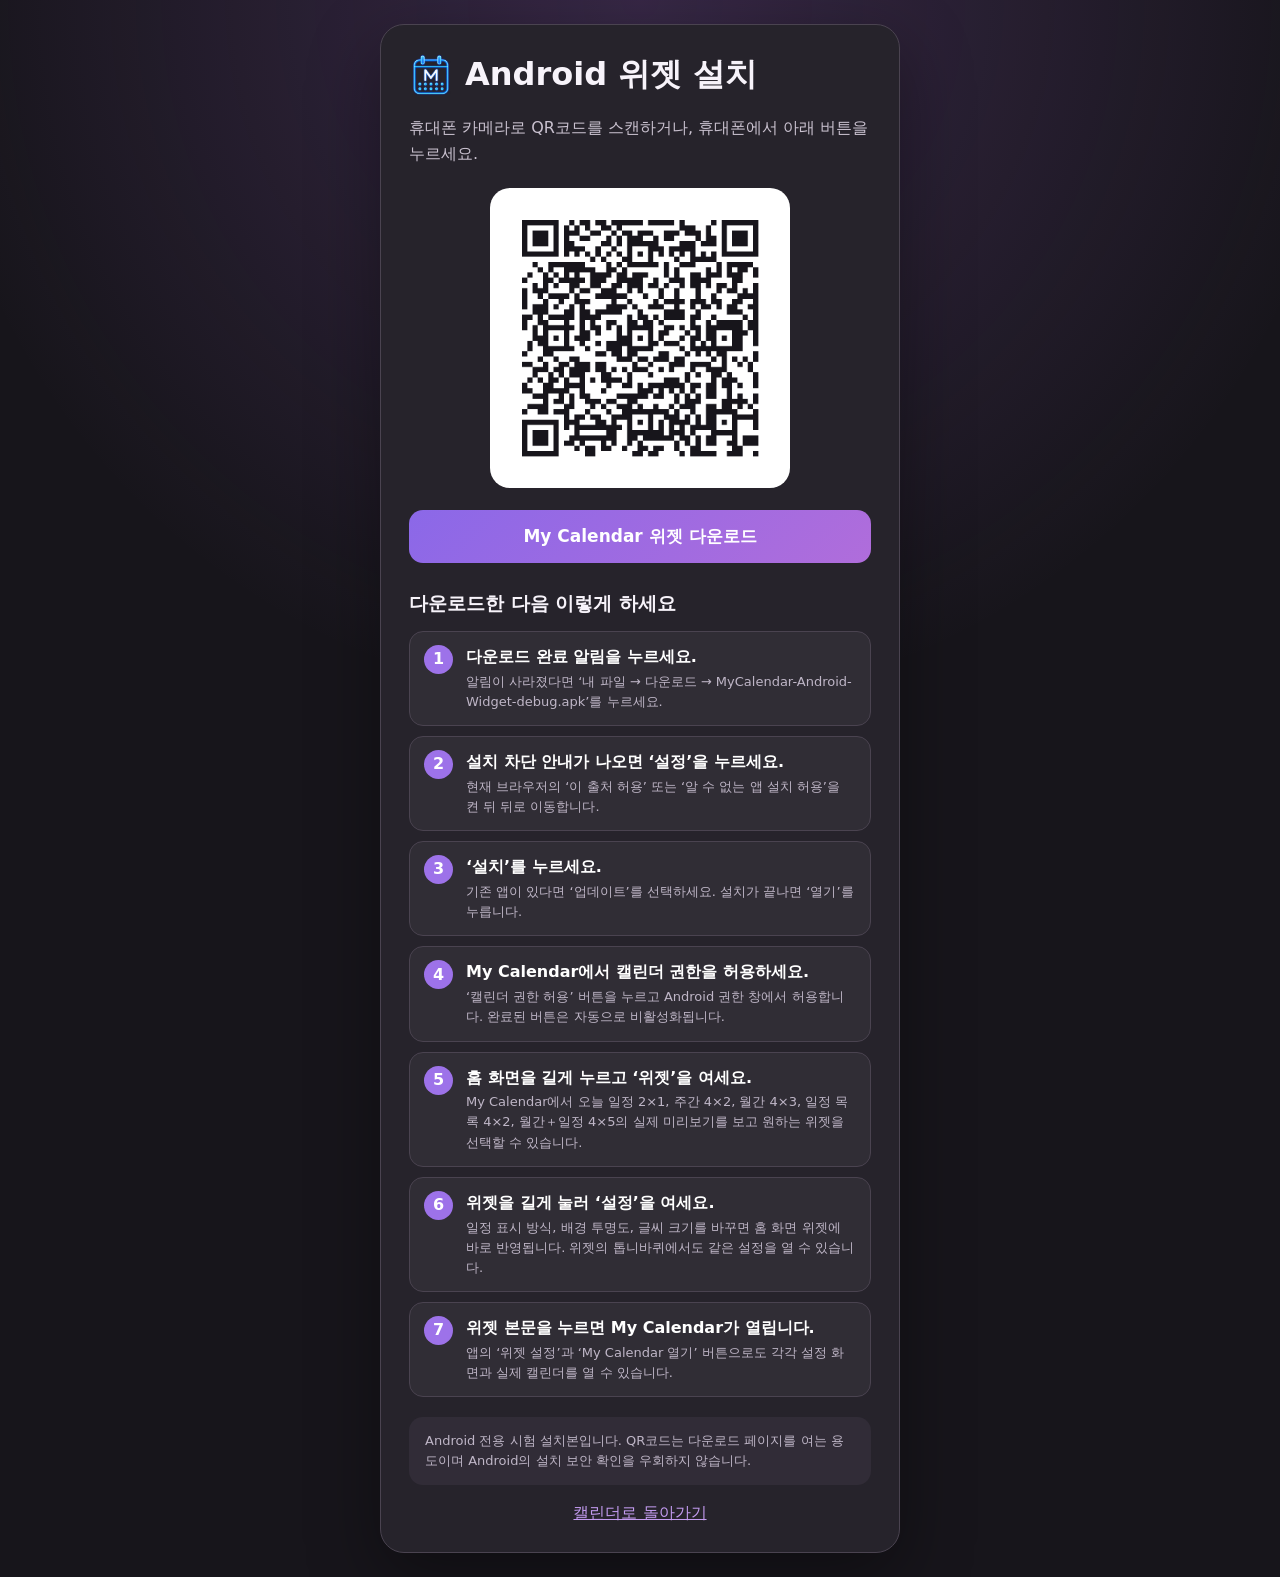
<file: android-install.html>
<!doctype html>
<html lang="ko">
<head>
  <meta charset="utf-8">
  <meta name="viewport" content="width=device-width, initial-scale=1">
  <meta name="theme-color" content="#201d25">
  <title>My Calendar Android 위젯 설치</title>
  <style>
    :root {
      color-scheme: dark;
      font-family: Pretendard, "Noto Sans KR", system-ui, sans-serif;
      background: #17151b;
      color: #f7f3fa;
    }
    * { box-sizing: border-box; }
    body {
      min-height: 100vh;
      margin: 0;
      display: grid;
      place-items: center;
      padding: 24px;
      background:
        radial-gradient(circle at 50% 0%, rgba(168, 105, 222, .22), transparent 42%),
        #17151b;
    }
    main {
      width: min(100%, 520px);
      padding: 28px;
      border: 1px solid #4a4350;
      border-radius: 24px;
      background: #26232b;
      box-shadow: 0 24px 70px rgba(0, 0, 0, .36);
    }
    .brand { display: flex; align-items: center; gap: 12px; margin-bottom: 18px; }
    .brand img { width: 44px; height: 44px; object-fit: contain; }
    h1 { margin: 0; font-size: clamp(23px, 6vw, 32px); }
    .lead { margin: 8px 0 22px; color: #c9c1cf; line-height: 1.6; }
    .qr-wrap {
      width: min(100%, 300px);
      margin: 0 auto 22px;
      padding: 16px;
      border-radius: 20px;
      background: #fff;
    }
    .qr-wrap img { display: block; width: 100%; height: auto; }
    .download {
      display: block;
      width: 100%;
      padding: 15px 18px;
      border-radius: 14px;
      background: linear-gradient(135deg, #8b68e8, #b06ddb);
      color: #fff;
      font-size: 17px;
      font-weight: 800;
      text-align: center;
      text-decoration: none;
    }
    h2 { margin: 28px 0 14px; font-size: 19px; }
    .steps { display: grid; gap: 10px; margin: 0; padding: 0; list-style: none; counter-reset: install-step; }
    .steps li {
      position: relative;
      min-height: 54px;
      padding: 13px 14px 13px 56px;
      border: 1px solid #4a4350;
      border-radius: 14px;
      background: #302d35;
      color: #ded7e3;
      line-height: 1.55;
      counter-increment: install-step;
    }
    .steps li::before {
      content: counter(install-step);
      position: absolute;
      left: 14px;
      top: 13px;
      display: grid;
      place-items: center;
      width: 29px;
      height: 29px;
      border-radius: 50%;
      background: #9d72e9;
      color: #fff;
      font-weight: 900;
    }
    .steps strong { display: block; margin-bottom: 2px; color: #fff; }
    .steps small { display: block; color: #bfb6c7; font-size: 13px; }
    .note {
      margin: 20px 0 0;
      padding: 14px 16px;
      border-radius: 14px;
      background: #312c37;
      color: #bfb6c7;
      font-size: 13px;
      line-height: 1.55;
    }
    .home { display: block; margin-top: 18px; color: #c39bf0; text-align: center; }
  </style>
</head>
<body>
  <main>
    <div class="brand">
      <img src="assets/brand-calendar-transparent.png" alt="">
      <h1>Android 위젯 설치</h1>
    </div>
    <p class="lead">휴대폰 카메라로 QR코드를 스캔하거나, 휴대폰에서 아래 버튼을 누르세요.</p>
    <div class="qr-wrap">
      <img src="assets/android-widget-install-qr.png" alt="My Calendar Android 위젯 설치 페이지 QR코드">
    </div>
    <a class="download" href="downloads/MyCalendar-Android-Widget-debug.apk" download>My Calendar 위젯 다운로드</a>
    <h2>다운로드한 다음 이렇게 하세요</h2>
    <ol class="steps">
      <li><strong>다운로드 완료 알림을 누르세요.</strong><small>알림이 사라졌다면 ‘내 파일 → 다운로드 → MyCalendar-Android-Widget-debug.apk’를 누르세요.</small></li>
      <li><strong>설치 차단 안내가 나오면 ‘설정’을 누르세요.</strong><small>현재 브라우저의 ‘이 출처 허용’ 또는 ‘알 수 없는 앱 설치 허용’을 켠 뒤 뒤로 이동합니다.</small></li>
      <li><strong>‘설치’를 누르세요.</strong><small>기존 앱이 있다면 ‘업데이트’를 선택하세요. 설치가 끝나면 ‘열기’를 누릅니다.</small></li>
      <li><strong>My Calendar에서 캘린더 권한을 허용하세요.</strong><small>‘캘린더 권한 허용’ 버튼을 누르고 Android 권한 창에서 허용합니다. 완료된 버튼은 자동으로 비활성화됩니다.</small></li>
      <li><strong>홈 화면을 길게 누르고 ‘위젯’을 여세요.</strong><small>My Calendar에서 오늘 일정 2×1, 주간 4×2, 월간 4×3, 일정 목록 4×2, 월간＋일정 4×5의 실제 미리보기를 보고 원하는 위젯을 선택할 수 있습니다.</small></li>
      <li><strong>위젯을 길게 눌러 ‘설정’을 여세요.</strong><small>일정 표시 방식, 배경 투명도, 글씨 크기를 바꾸면 홈 화면 위젯에 바로 반영됩니다. 위젯의 톱니바퀴에서도 같은 설정을 열 수 있습니다.</small></li>
      <li><strong>위젯 본문을 누르면 My Calendar가 열립니다.</strong><small>앱의 ‘위젯 설정’과 ‘My Calendar 열기’ 버튼으로도 각각 설정 화면과 실제 캘린더를 열 수 있습니다.</small></li>
    </ol>
    <p class="note">Android 전용 시험 설치본입니다. QR코드는 다운로드 페이지를 여는 용도이며 Android의 설치 보안 확인을 우회하지 않습니다.</p>
    <a class="home" href="./">캘린더로 돌아가기</a>
  </main>
</body>
</html>
</file>
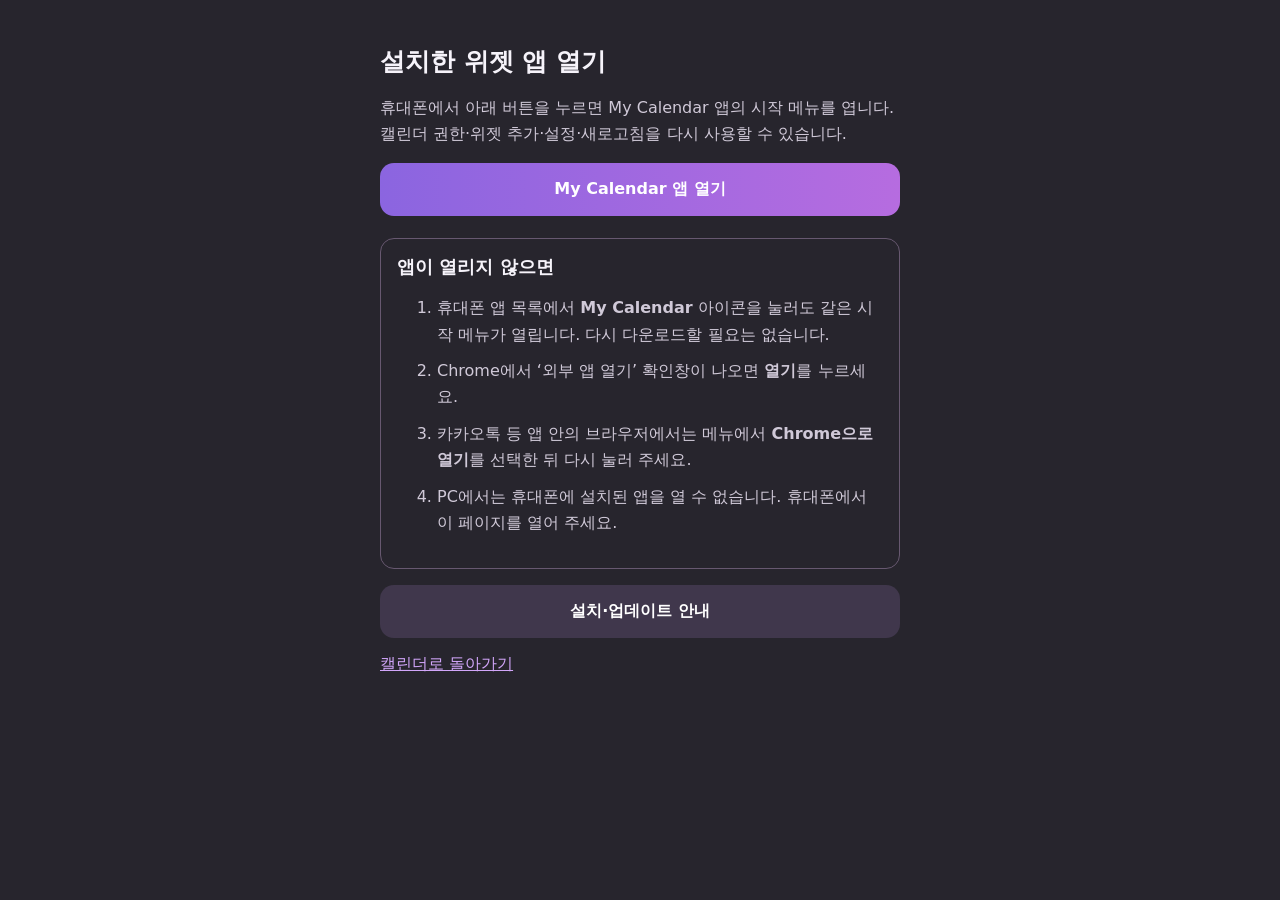
<file: widget-open.html>
<!doctype html>
<html lang="ko">
<head>
  <meta charset="utf-8">
  <meta name="viewport" content="width=device-width,initial-scale=1">
  <title>설치한 위젯 앱 열기 · My Calendar</title>
  <style>
    *{box-sizing:border-box}body{margin:0;padding:28px 20px;background:#27252d;color:#f6f3fa;font-family:system-ui,sans-serif}main{max-width:520px;margin:0 auto}h1{font-size:25px}p,li{line-height:1.65;color:#d0c9d8}a{color:#d2a6fa}.button{display:block;padding:16px;margin:16px 0;border-radius:14px;text-align:center;text-decoration:none;font-weight:750;background:linear-gradient(90deg,#8b65e0,#b66ce0);color:white}.secondary{background:#40374c}.help{border:1px solid #675870;border-radius:14px;padding:16px;margin-top:22px}.help h2{font-size:18px;margin-top:0}li{margin:10px 0}
  </style>
  <script src="widget-launch.js?v=1" defer></script>
</head>
<body><main>
  <h1>설치한 위젯 앱 열기</h1>
  <p>휴대폰에서 아래 버튼을 누르면 My Calendar 앱의 시작 메뉴를 엽니다. 캘린더 권한·위젯 추가·설정·새로고침을 다시 사용할 수 있습니다.</p>
  <a class="button" href="mycalendar://widget-settings" data-widget-open>My Calendar 앱 열기</a>
  <section class="help" id="widgetOpenHelp">
    <h2>앱이 열리지 않으면</h2>
    <ol>
      <li>휴대폰 앱 목록에서 <strong>My Calendar</strong> 아이콘을 눌러도 같은 시작 메뉴가 열립니다. 다시 다운로드할 필요는 없습니다.</li>
      <li>Chrome에서 ‘외부 앱 열기’ 확인창이 나오면 <strong>열기</strong>를 누르세요.</li>
      <li>카카오톡 등 앱 안의 브라우저에서는 메뉴에서 <strong>Chrome으로 열기</strong>를 선택한 뒤 다시 눌러 주세요.</li>
      <li>PC에서는 휴대폰에 설치된 앱을 열 수 없습니다. 휴대폰에서 이 페이지를 열어 주세요.</li>
    </ol>
  </section>
  <a class="button secondary" href="android-install.html">설치·업데이트 안내</a>
  <a href="./">캘린더로 돌아가기</a>
</main></body></html>
</file>
